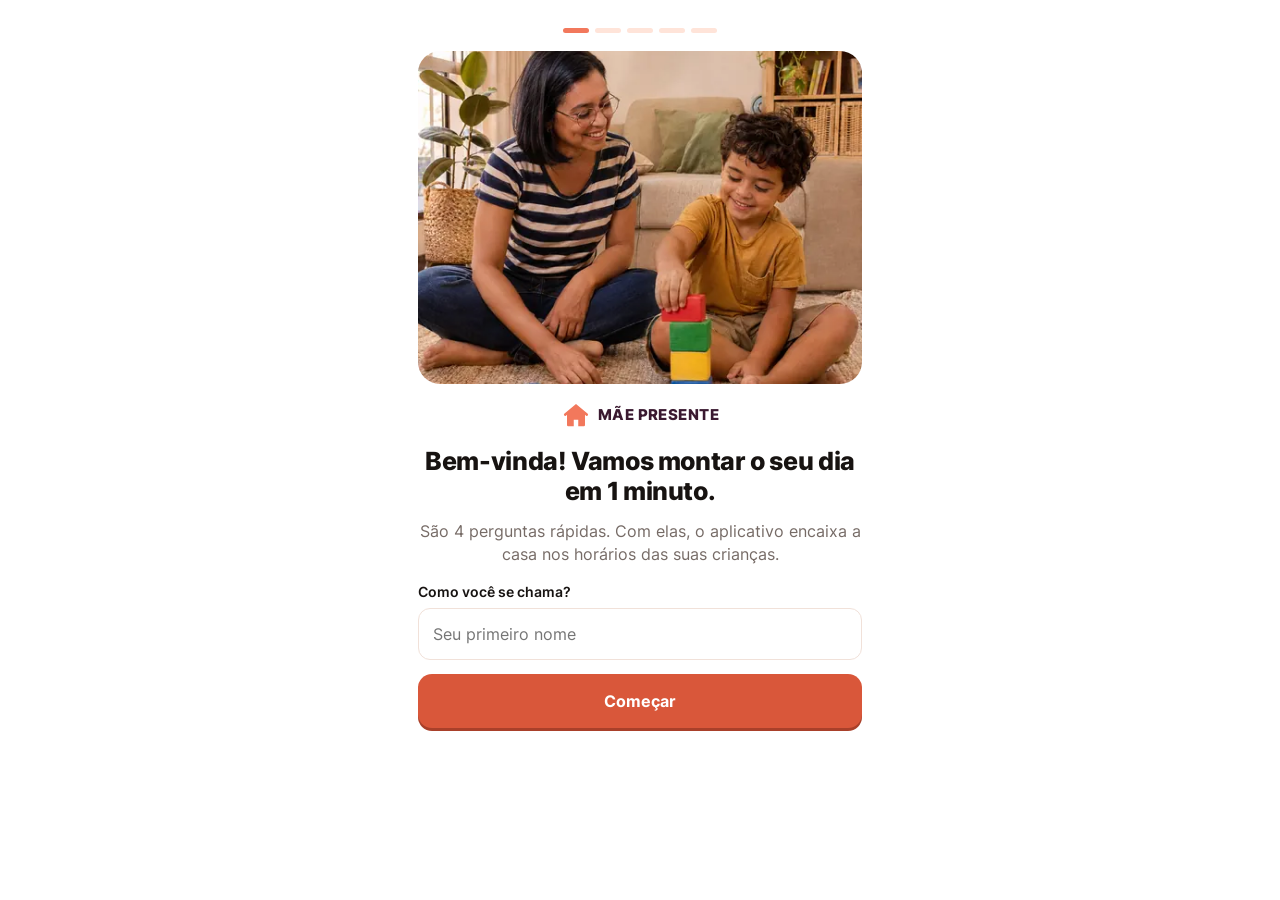
<file: index.html>
<!DOCTYPE html>
<html lang="pt-BR">
<head>
<meta charset="utf-8">
<meta name="viewport" content="width=device-width,initial-scale=1,viewport-fit=cover">
<title>Mãe Presente</title>
<meta name="description" content="Aplicativo Mãe Presente: a Rotina Encaixada.">
<meta name="robots" content="noindex,nofollow">
<meta name="theme-color" content="#F2785C">
<meta name="apple-mobile-web-app-capable" content="yes">
<meta name="mobile-web-app-capable" content="yes">
<meta name="apple-mobile-web-app-title" content="Mãe Presente">
<meta name="apple-mobile-web-app-status-bar-style" content="default">
<link rel="manifest" href="manifest.webmanifest">
<link rel="icon" href="icons/favicon-64.png">
<link rel="apple-touch-icon" href="icons/apple-touch-icon.png">
<link rel="stylesheet" href="fontes/inter.css">
<link rel="stylesheet" href="app.css">
</head>
<body>
<div id="app"></div>
<div id="modal"></div>
<div id="toast" role="status"></div>
<noscript>Este aplicativo precisa do JavaScript ligado no navegador.</noscript>
<script src="dados/base.js"></script>
<script src="dados/brincadeiras.js"></script>
<script src="dados/modulos-a.js"></script>
<script src="dados/modulos-b.js"></script>
<script src="dados/modulos-c.js"></script>
<script src="dados/receitas-a.js"></script>
<script src="dados/imagens.js"></script>
<script src="dados/modulos-extra.js"></script>
<script src="app.js"></script>
<script src="telas.js"></script>
<script src="ferramentas.js"></script>
<script>MP.start();</script>
</body>
</html>
</file>
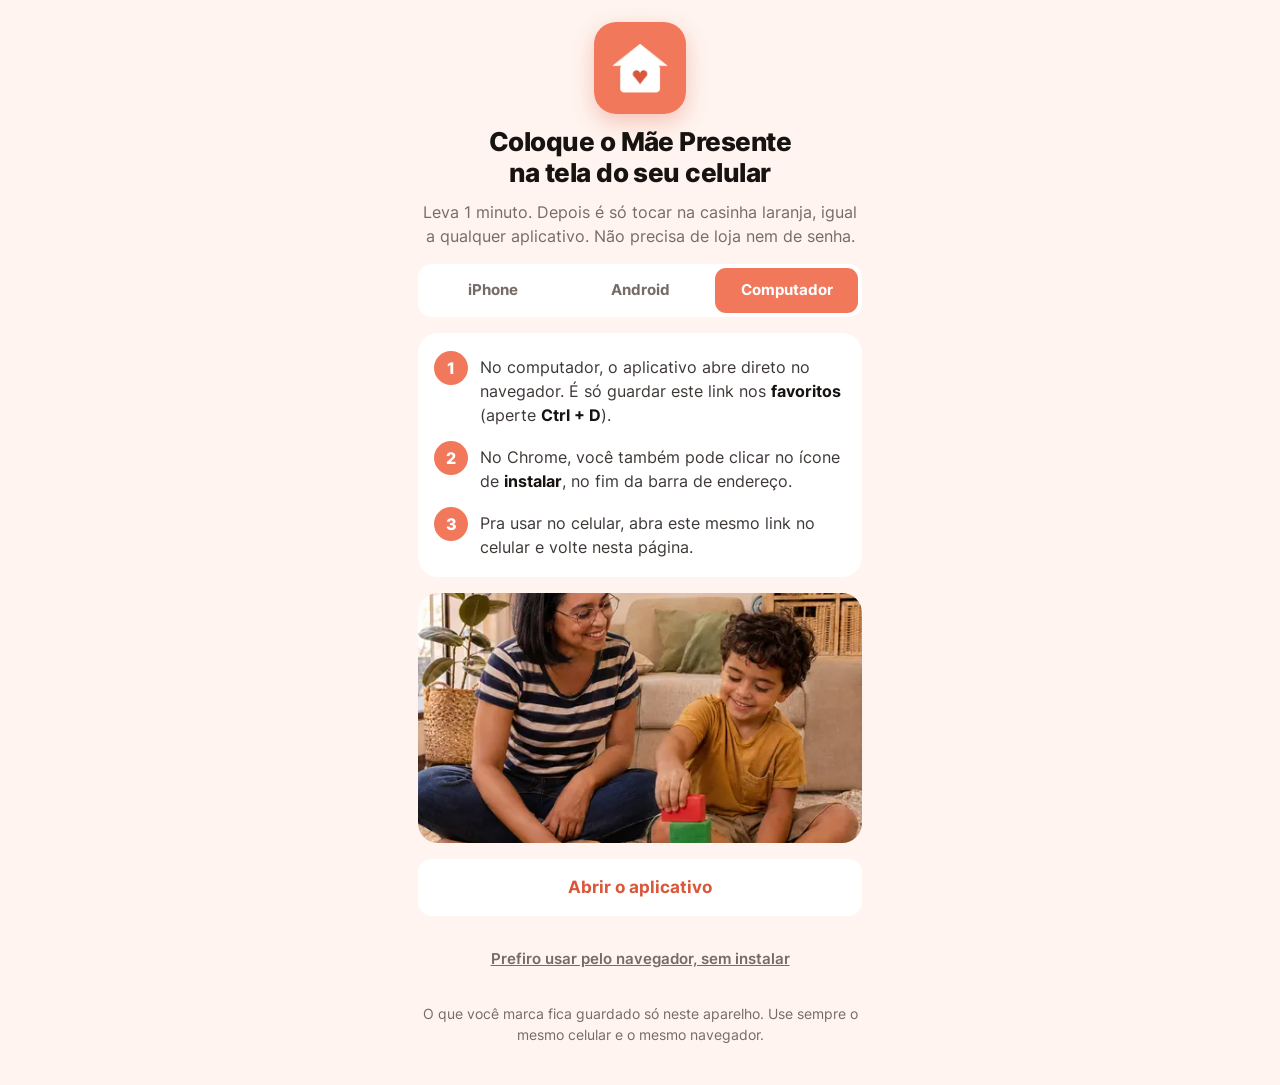
<file: instalar.html>
<!DOCTYPE html>
<html lang="pt-BR">
<head>
<meta charset="utf-8">
<meta name="viewport" content="width=device-width,initial-scale=1,viewport-fit=cover">
<title>Instalar o Mãe Presente</title>
<meta name="robots" content="noindex,nofollow">
<meta name="theme-color" content="#F2785C">
<link rel="manifest" href="manifest.webmanifest">
<link rel="icon" href="icons/favicon-64.png">
<link rel="apple-touch-icon" href="icons/apple-touch-icon.png">
<link rel="stylesheet" href="fontes/inter.css">
<style>
:root{--c:#F2785C;--cd:#D9573A;--p:#FFF4EF;--p2:#FFE4D9;--v:#3A1930;--ink:#171311;--mut:#766b66;--sl:#E1EEE3;--sd:#3F6B4F}
*{box-sizing:border-box;margin:0;padding:0}
body{font-family:'Inter',system-ui,sans-serif;background:var(--p);color:#3d3836;line-height:1.5;-webkit-font-smoothing:antialiased}
.w{max-width:480px;margin:0 auto;padding:calc(22px + env(safe-area-inset-top)) 18px 40px;display:flex;flex-direction:column;gap:16px}
.hd{display:flex;flex-direction:column;align-items:center;gap:12px;text-align:center}
.hd img{width:92px;height:92px;border-radius:22px;box-shadow:0 8px 22px rgba(217,87,58,.3)}
h1{font-size:26px;line-height:1.2;color:var(--ink);font-weight:800;letter-spacing:-.02em}
.sub{color:var(--mut);font-size:16px}
.seg{display:flex;background:#fff;border-radius:14px;padding:4px;gap:4px}
.seg button{flex:1;border:0;background:none;font:inherit;font-weight:700;font-size:15px;color:var(--mut);padding:11px 6px;border-radius:11px;cursor:pointer}
.seg button.on{background:var(--c);color:#fff}
.box{background:#fff;border-radius:20px;padding:18px 16px;display:flex;flex-direction:column;gap:14px}
.alerta{background:#FBF1DD;color:#6b4a0c;border-radius:16px;padding:14px;font-size:15px}.alerta b{color:#6b4a0c;display:block;font-size:16px}
.st{display:flex;gap:12px;align-items:flex-start}
.st>span{width:34px;height:34px;border-radius:50%;background:var(--c);color:#fff;font-weight:800;display:flex;align-items:center;justify-content:center;flex:0 0 auto}
.st div{flex:1;font-size:16px;padding-top:4px}.st b{color:var(--ink)}
.il{margin-top:8px;background:var(--p);border-radius:14px;padding:12px;display:flex;align-items:center;justify-content:center;gap:10px;font-weight:700;color:var(--ink);font-size:15px}
.il svg{width:30px;height:30px;stroke:var(--cd);fill:none;stroke-width:2;stroke-linecap:round;stroke-linejoin:round}
.il img{width:44px;height:44px;border-radius:11px}
.barra{background:#F1F1F3;border-radius:12px;padding:9px 12px;display:flex;align-items:center;gap:10px;width:100%}
.barra i{flex:1;height:26px;background:#fff;border-radius:8px;font-style:normal;font-size:12px;color:#888;display:flex;align-items:center;justify-content:center;font-weight:500}
.barra svg{width:24px;height:24px}.barra .alvo{outline:3px solid var(--c);outline-offset:3px;border-radius:6px;animation:pisca 1.3s infinite}
@keyframes pisca{50%{outline-color:transparent}}
.btn{display:flex;align-items:center;justify-content:center;gap:8px;width:100%;padding:16px;border-radius:14px;border:0;font:inherit;font-weight:700;font-size:17px;cursor:pointer;text-decoration:none;text-align:center}
.pri{background:var(--cd);color:#fff;box-shadow:0 3px 0 #A9402A}.sec{background:#fff;color:var(--cd)}.gh{background:none;color:var(--mut);font-size:15px;font-weight:600;text-decoration:underline}
.ok{background:var(--sl);color:var(--sd);border-radius:16px;padding:16px;text-align:center;font-weight:600}.ok b{display:block;font-size:19px;color:#234a31}
.foto{border-radius:20px;overflow:hidden;aspect-ratio:16/9}.foto img{width:100%;height:100%;object-fit:cover;display:block}
[hidden]{display:none!important}
</style>
</head>
<body>
<div class="w">
  <div class="hd"><img src="icons/icon-192.png" alt=""><h1>Coloque o Mãe Presente<br>na tela do seu celular</h1><p class="sub">Leva 1 minuto. Depois é só tocar na casinha laranja, igual a qualquer aplicativo. Não precisa de loja nem de senha.</p></div>

  <div class="ok" id="ja" hidden><b>Já está instalado! 🎉</b>Você abriu pelo aplicativo. É só usar.</div>

  <div class="alerta" id="inapp" hidden><b>Antes de tudo: abra no navegador</b><span id="inapp-t"></span></div>

  <div class="seg" id="seg"><button data-s="ios">iPhone</button><button data-s="and">Android</button><button data-s="pc">Computador</button></div>

  <div class="box" id="ios" hidden>
    <div class="st"><span>1</span><div>Abra este link no <b>Safari</b> (o navegador da bússola azul).
      <div class="il"><svg viewBox="0 0 24 24"><circle cx="12" cy="12" r="9"/><path d="m15.500 8.500-2 5-5 2 2-5z"/></svg>Safari</div></div></div>
    <div class="st"><span>2</span><div>Toque no botão <b>Compartilhar</b>: o quadradinho com a seta pra cima, na barra de baixo.
      <div class="il"><div class="barra"><svg viewBox="0 0 24 24"><path d="m15 6-6 6 6 6"/></svg><i>seu-link.com.br</i><svg class="alvo" viewBox="0 0 24 24"><path d="M12 15V3m0 0L8 7m4-4 4 4"/><path d="M6 11H5a1 1 0 0 0-1 1v8a1 1 0 0 0 1 1h14a1 1 0 0 0 1-1v-8a1 1 0 0 0-1-1h-1"/></svg></div></div></div></div>
    <div class="st"><span>3</span><div>Role a lista pra baixo e toque em <b>“Adicionar à Tela de Início”</b>.
      <div class="il"><svg viewBox="0 0 24 24"><rect x="4" y="4" width="16" height="16" rx="4"/><path d="M12 8v8M8 12h8"/></svg>Adicionar à Tela de Início</div></div></div>
    <div class="st"><span>4</span><div>Toque em <b>Adicionar</b>, lá em cima. Pronto: a casinha laranja aparece na sua tela.
      <div class="il"><img src="icons/icon-192.png" alt="">Mãe Presente</div></div></div>
  </div>

  <div class="box" id="and" hidden>
    <button class="btn pri" id="inst" hidden>Instalar agora</button>
    <p class="sub" id="inst-t" hidden>Tocou e apareceu uma janela? Toque em <b>Instalar</b>. Se o botão não funcionar, siga os passos abaixo.</p>
    <div class="st"><span>1</span><div>Abra este link no <b>Chrome</b> (a bolinha colorida).
      <div class="il"><svg viewBox="0 0 24 24"><circle cx="12" cy="12" r="9"/><circle cx="12" cy="12" r="3.500"/></svg>Chrome</div></div></div>
    <div class="st"><span>2</span><div>Toque nos <b>três pontinhos</b>, no canto de cima da tela.
      <div class="il"><div class="barra"><i>seu-link.com.br</i><svg class="alvo" viewBox="0 0 24 24"><circle cx="12" cy="5" r="1.300" fill="#D9573A"/><circle cx="12" cy="12" r="1.300" fill="#D9573A"/><circle cx="12" cy="19" r="1.300" fill="#D9573A"/></svg></div></div></div></div>
    <div class="st"><span>3</span><div>Toque em <b>“Adicionar à tela inicial”</b> ou <b>“Instalar aplicativo”</b>.
      <div class="il"><svg viewBox="0 0 24 24"><rect x="6" y="2.500" width="12" height="19" rx="2.500"/><path d="M12 8v7m0 0-2.500-2.500M12 15l2.500-2.500"/></svg>Instalar aplicativo</div></div></div>
    <div class="st"><span>4</span><div>Confirme em <b>Instalar</b>. A casinha laranja aparece na sua tela.
      <div class="il"><img src="icons/icon-192.png" alt="">Mãe Presente</div></div></div>
  </div>

  <div class="box" id="pc" hidden>
    <div class="st"><span>1</span><div>No computador, o aplicativo abre direto no navegador. É só guardar este link nos <b>favoritos</b> (aperte <b>Ctrl + D</b>).</div></div>
    <div class="st"><span>2</span><div>No Chrome, você também pode clicar no ícone de <b>instalar</b>, no fim da barra de endereço.</div></div>
    <div class="st"><span>3</span><div>Pra usar no celular, abra este mesmo link no celular e volte nesta página.</div></div>
  </div>

  <div class="foto"><img src="imagens/capa-3-mae-brincando.webp" alt=""></div>
  <a class="btn sec" href="index.html">Abrir o aplicativo</a>
  <a class="btn gh" href="index.html">Prefiro usar pelo navegador, sem instalar</a>
  <p class="sub" style="text-align:center;font-size:14px">O que você marca fica guardado só neste aparelho. Use sempre o mesmo celular e o mesmo navegador.</p>
</div>
<script>
(function(){
  var ua=navigator.userAgent||'',$=function(s){return document.querySelector(s)};
  var ios=/iPad|iPhone|iPod/.test(ua)||(navigator.platform==='MacIntel'&&navigator.maxTouchPoints>1),and=/Android/i.test(ua);
  var app=/Instagram/i.test(ua)?'Instagram':/FBAN|FBAV|FB_IAB/i.test(ua)?'Facebook':/WhatsApp/i.test(ua)?'WhatsApp':/TikTok|musical_ly/i.test(ua)?'TikTok':/GSA\//i.test(ua)?'Google':/Line\//i.test(ua)?'Line':'';
  if(ios&&!app&&/CriOS|FxiOS|EdgiOS/i.test(ua))app='outro navegador';
  var instalado=window.matchMedia('(display-mode: standalone)').matches||navigator.standalone;
  function sel(k){['ios','and','pc'].forEach(function(x){$('#'+x).hidden=x!==k;});[].forEach.call(document.querySelectorAll('#seg button'),function(b){b.className=b.dataset.s===k?'on':'';});}
  $('#seg').addEventListener('click',function(e){var k=e.target.dataset.s;if(k)sel(k);});
  sel(ios?'ios':and?'and':'pc');
  if(instalado){$('#ja').hidden=false;}
  if(app){
    $('#inapp').hidden=false;
    $('#inapp-t').textContent=app==='outro navegador'
      ?'No iPhone, a instalação só funciona pelo Safari. Copie este link e abra no Safari (a bússola azul).'
      :'Você abriu este link por dentro do '+app+'. Por ali não dá pra instalar. Toque nos três pontinhos (⋯) no canto da tela e escolha “Abrir no navegador” ou “Abrir no '+(ios?'Safari':'Chrome')+'”. Depois volte nesta página.';
  }
  var ev=null;
  window.addEventListener('beforeinstallprompt',function(e){e.preventDefault();ev=e;$('#inst').hidden=false;$('#inst-t').hidden=false;if(!ios)sel('and');});
  $('#inst').addEventListener('click',function(){if(!ev)return;ev.prompt();ev.userChoice.then(function(){ev=null;$('#inst').hidden=true;});});
  window.addEventListener('appinstalled',function(){$('#ja').hidden=false;$('#ja').innerHTML='<b>Instalado! 🎉</b>Procure a casinha laranja na tela do seu celular.';});
  if('serviceWorker' in navigator&&location.protocol==='https:')navigator.serviceWorker.register('service-worker.js').catch(function(){});
})();
</script>
</body>
</html>
</file>
<file: fontes/inter.css>
@font-face{font-family:'Inter';font-style:normal;font-weight:400;font-display:swap;src:url(inter-latin-400-normal.woff2) format('woff2')}
@font-face{font-family:'Inter';font-style:normal;font-weight:600;font-display:swap;src:url(inter-latin-600-normal.woff2) format('woff2')}
@font-face{font-family:'Inter';font-style:normal;font-weight:700;font-display:swap;src:url(inter-latin-700-normal.woff2) format('woff2')}
@font-face{font-family:'Inter';font-style:normal;font-weight:800;font-display:swap;src:url(inter-latin-800-normal.woff2) format('woff2')}
</file>
<file: app.css>
/* Mãe Presente — visual do aplicativo (base: mockup aprovado) */
:root{--c:#F2785C;--cd:#D9573A;--p:#FFF4EF;--p2:#FFE4D9;--s:#8FB59B;--sl:#E1EEE3;--sd:#3F6B4F;--v:#3A1930;--ink:#171311;--tx:#3d3836;--mut:#766b66;--line:#F1E1D9;--ok:#16A34A;--gold:#B8862B;--goldl:#FBF1DD;--r:18px}
*{box-sizing:border-box;margin:0;padding:0;-webkit-tap-highlight-color:transparent}
html{-webkit-text-size-adjust:100%}
body{font-family:'Inter',system-ui,-apple-system,'Segoe UI',Roboto,sans-serif;color:var(--tx);background:#fff;line-height:1.5;-webkit-font-smoothing:antialiased;font-size:16px}
body.lock{overflow:hidden}
button{font:inherit;color:inherit;background:none;border:0;cursor:pointer;text-align:inherit}
input,select,textarea{font:inherit;color:var(--ink)}
a{color:inherit;text-decoration:none}
img{max-width:100%;display:block}
.ic{width:22px;height:22px;flex:0 0 auto}
b{color:var(--ink)}

/* estrutura */
.app{min-height:100vh;display:flex}
.side{display:none}
.main{flex:1;min-width:0;max-width:560px;margin:0 auto;padding:calc(14px + env(safe-area-inset-top)) max(16px,env(safe-area-inset-left)) calc(92px + env(safe-area-inset-bottom));display:flex;flex-direction:column;gap:14px}
.tab{position:fixed;left:0;right:0;bottom:0;background:#fff;border-top:1px solid var(--line);display:flex;padding:6px 6px calc(6px + env(safe-area-inset-bottom));z-index:20}
.tab a{flex:1;display:flex;flex-direction:column;align-items:center;gap:3px;font-size:11.500px;font-weight:600;color:#8d827c;padding:6px 0;border-radius:12px}
.tab a.on{color:var(--cd)}
.tab a.on .ic{fill:var(--p2)}
.logo{display:flex;align-items:center;gap:7px;font-size:13px;line-height:1.05;letter-spacing:.03em}
.logo b{color:var(--v);font-weight:900}
.logo-i{width:30px;height:30px}
.logo.center{justify-content:center;font-size:15px;margin:2px 0}
@media(min-width:900px){
  .tab{display:none}
  .side{display:flex;flex-direction:column;gap:6px;width:236px;padding:26px 16px;background:var(--p);position:sticky;top:0;height:100vh;flex:0 0 auto}
  .side .logo{font-size:15px;margin:0 6px 22px}.side .logo-i{width:36px;height:36px}
  .side nav{display:flex;flex-direction:column;gap:4px}
  .side nav a{display:flex;align-items:center;gap:12px;padding:12px 14px;border-radius:14px;font-weight:600;color:var(--tx)}
  .side nav a.on{background:var(--c);color:#fff}
  .side-me{margin-top:auto;display:flex;align-items:center;gap:10px;font-weight:600;padding:8px}
  .main{max-width:720px;padding:34px 28px 60px}
  .hello .logo{display:none}
}

/* textos */
.h1{font-size:25px;line-height:1.2;font-weight:800;color:var(--ink);letter-spacing:-.015em}
.h2{font-size:21px;line-height:1.25;font-weight:800;color:var(--ink);margin-bottom:6px}
.sub{color:var(--mut);font-size:15.500px}
.c{text-align:center}.hl{color:var(--cd)}
.mini{font-size:13.500px;color:var(--mut)}.mini.ok{color:var(--sd);font-weight:600}
.sec-t{font-size:12.500px;font-weight:800;letter-spacing:.08em;text-transform:uppercase;color:var(--mut);margin-top:6px}
.lbl{font-size:12px;font-weight:800;letter-spacing:.07em;text-transform:uppercase;color:var(--cd);margin-top:10px}
.empty{color:var(--mut);font-size:14.500px;padding:10px 2px}.empty a{color:var(--cd);font-weight:600}
.lk{color:var(--cd);font-weight:700;text-decoration:underline;font-size:inherit}.lk.w{color:#fff}
.ul{padding-left:20px;display:flex;flex-direction:column;gap:6px;margin:8px 0}.ul small{color:var(--mut)}
.top{display:flex;align-items:center;gap:12px}.top>div{flex:1;min-width:0}
.bk{width:40px;height:40px;border-radius:50%;background:var(--p);display:flex;align-items:center;justify-content:center;flex:0 0 auto;color:var(--ink)}
.banner{border-radius:var(--r);overflow:hidden;aspect-ratio:16/7;background:var(--p)}.banner img{width:100%;height:100%;object-fit:cover}

/* botões e campos */
.btn{display:flex;align-items:center;justify-content:center;gap:8px;width:100%;padding:15px 16px;border-radius:14px;font-weight:700;font-size:16px;text-align:center}
.btn.pri{background:var(--cd);color:#fff;box-shadow:0 3px 0 #A9402A}
.btn.sec{background:var(--p);color:var(--cd);border:1.500px solid var(--p2)}
.btn.ghost{color:var(--mut);padding:10px;font-size:14.500px;font-weight:600}
.btn.white{background:#fff;color:var(--cd);width:auto;padding:11px 22px}
.btn.sm{width:auto;padding:8px 14px;font-size:14px;border-radius:10px;background:var(--p);color:var(--cd)}.btn.sm.pri{background:var(--cd);color:#fff;box-shadow:none}
.btn.red{color:#C0392B}.btn.pri.red{background:#C0392B;color:#fff;box-shadow:none}
.btn.big{font-size:22px;padding:20px}
.icb{width:38px;height:38px;border-radius:50%;display:flex;align-items:center;justify-content:center;color:var(--mut);flex:0 0 auto}
.icb.add{background:#fff;color:var(--cd);margin-left:auto}.icb.fav.on{color:var(--cd)}.icb.fav.on .ic{fill:var(--c)}
.field{display:flex;flex-direction:column;gap:6px;font-size:14px;font-weight:600;color:var(--ink)}
.inp{width:100%;border:1.500px solid var(--line);border-radius:12px;padding:13px 14px;background:#fff;font-size:16px;font-weight:400;outline:none}
.inp:focus{border-color:var(--c)}
.two{display:grid;grid-template-columns:1fr 1fr;gap:10px}
.search{display:flex;align-items:center;gap:8px;border:1.500px solid var(--line);border-radius:14px;padding:0 14px;color:var(--mut)}
.search input{flex:1;border:0;outline:0;padding:13px 0;background:none;font-size:16px;min-width:0}
.chips{display:flex;gap:8px;overflow-x:auto;scrollbar-width:none;padding-bottom:2px}.chips::-webkit-scrollbar{display:none}.chips.wrap{flex-wrap:wrap;overflow:visible}
.chip{flex:0 0 auto;border:1.500px solid var(--line);border-radius:99px;padding:7px 14px;font-size:14px;font-weight:600;color:var(--tx);background:#fff;white-space:nowrap}
.chip.on{background:var(--c);border-color:var(--c);color:#fff}.chip.st{background:var(--p);border-color:var(--p);color:var(--cd);font-size:13px}
.seg{display:flex;background:var(--p);border-radius:14px;padding:4px;gap:4px}
.seg button{flex:1;padding:9px 6px;border-radius:11px;font-size:14px;font-weight:700;color:var(--mut);text-align:center}
.seg button.on{background:#fff;color:var(--cd);box-shadow:0 1px 4px rgba(58,25,48,.12)}

/* cartões */
.card{border-radius:var(--r);padding:16px;border:1.500px solid var(--line);background:#fff;display:flex;flex-direction:column;gap:10px}
.card.peach{background:var(--p);border-color:var(--p)}
.card.sage{background:var(--sl);border-color:var(--sl);color:var(--sd)}.card.sage b{color:#234a31}
.card.coral{background:var(--c);border-color:var(--c);color:#fff}.card.coral b{color:#fff}
.card.warn{background:var(--goldl);border-color:var(--goldl);font-size:14.500px}.card.warn b{color:#7a5510}
.card.tip{font-size:14.500px;gap:4px}
.ct{font-size:17px;font-weight:800}
.badge{margin-left:auto;background:var(--c);color:#fff;font-size:11.500px;font-weight:800;font-style:normal;border-radius:8px;padding:3px 9px;flex:0 0 auto}.badge.g{background:#fff;color:var(--mut);border:1px solid var(--line)}
.avatar,.kav{width:44px;height:44px;border-radius:50%;background:var(--c);color:#fff;font-weight:800;font-size:18px;display:flex;align-items:center;justify-content:center;flex:0 0 auto}

/* tarefas */
.trow{display:flex;align-items:center;gap:12px;width:100%;background:#fff;border-radius:14px;padding:12px 14px;border:1.500px solid transparent}
.card:not(.peach) .trow,.main>.trow,.l-chk .trow,.l-faca .trow{border-color:var(--line)}
.trow .chk{width:28px;height:28px;border-radius:50%;border:2px solid #cfc4be;display:flex;align-items:center;justify-content:center;flex:0 0 auto;color:#fff}.trow .chk .ic{width:17px;height:17px;stroke-width:3}
.trow.ok .chk{background:var(--c);border-color:var(--c)}
.trow .tt{display:flex;flex-direction:column;min-width:0;font-size:15px;line-height:1.3;flex:1}.trow .tt b{font-size:16px}
.trow.ok .tt span{color:var(--mut)}
.trow.now{background:var(--p2)}
.prog{display:flex;align-items:center;gap:10px;font-size:13.500px;color:var(--mut);font-weight:600}
.prog>div{flex:1;height:9px;background:#fff;border-radius:99px;overflow:hidden;border:1px solid var(--p2)}.prog i{display:block;height:100%;background:var(--c);border-radius:99px;transition:width .4s}
.pbar{display:block;height:6px;background:var(--p2);border-radius:99px;overflow:hidden;margin-top:6px}.pbar i{display:block;height:100%;background:var(--c)}

/* primeira abertura */
.ob{max-width:480px;margin:0 auto;padding:calc(18px + env(safe-area-inset-top)) 18px 40px;display:flex;flex-direction:column;gap:14px;min-height:100vh;position:relative}
.ob .bk{position:absolute;left:14px;top:calc(12px + env(safe-area-inset-top))}
.ob-dots{display:flex;gap:6px;justify-content:center;padding:10px 0 4px}.ob-dots i{width:26px;height:5px;border-radius:9px;background:var(--p2)}.ob-dots i.on{background:var(--c)}
.ob-hero{border-radius:22px;overflow:hidden;aspect-ratio:4/3}.ob-hero.sm{aspect-ratio:16/9}.ob-hero img{width:100%;height:100%;object-fit:cover}
.opts{display:flex;flex-direction:column;gap:10px}
.opt{display:flex;align-items:center;gap:12px;background:var(--p);border:1.500px solid var(--p2);border-radius:14px;padding:16px;font-weight:600;color:var(--ink);font-size:16px}
.opt .e{font-size:24px}.opt.sel{border-color:var(--c);background:var(--p2)}
.kidlist{display:flex;flex-direction:column;gap:8px}
.kidrow{display:grid;grid-template-columns:1fr 150px auto;gap:8px;align-items:center}
.pv{display:flex;gap:10px;align-items:flex-start;background:#fff;border-radius:12px;padding:10px 12px;font-size:14.500px;line-height:1.35}.pv b{display:block}.pv.hot{outline:2px solid var(--c)}

/* hoje */
.hello{display:flex;justify-content:space-between;align-items:center}
.oi{font-size:27px;font-weight:800;color:var(--ink);letter-spacing:-.02em;line-height:1.2}
.dia-h{display:flex;justify-content:space-between;align-items:center;gap:8px}
.seq{font-size:13px;font-weight:700;color:var(--cd);display:flex;align-items:center;gap:4px}.seq .ic{width:16px;height:16px;color:#E9B44C}
.momento{flex-direction:row;align-items:center;text-align:left;width:100%;font-size:15px;line-height:1.35}.momento b{display:block}.momento>span:nth-child(2){flex:1}
.momento .mi{width:44px;height:44px;border-radius:50%;background:#fff;display:flex;align-items:center;justify-content:center;flex:0 0 auto}
.short{display:grid;grid-template-columns:repeat(4,1fr);gap:8px}
.short a{display:flex;flex-direction:column;align-items:center;gap:6px;font-size:12.500px;font-weight:600;color:var(--tx);text-align:center}
.short i{width:58px;height:58px;border-radius:50%;background:var(--p);color:var(--cd);display:flex;align-items:center;justify-content:center}.short .ic{width:26px;height:26px}
.cont{flex-direction:row;align-items:center;gap:12px;padding:12px}
.cont img{width:74px;height:74px;border-radius:14px;object-fit:cover;flex:0 0 auto}
.cont span{flex:1;min-width:0;display:flex;flex-direction:column;line-height:1.3}.cont small{font-size:12px;opacity:.9;font-weight:600}.cont em{font-style:normal;font-size:13px;opacity:.9}
.cont>i{width:42px;height:42px;border-radius:50%;background:#fff;color:var(--cd);display:flex;align-items:center;justify-content:center;flex:0 0 auto}

/* meu dia */
.daytabs{display:grid;grid-template-columns:repeat(7,1fr);gap:5px}
.daytabs button{padding:10px 0;border-radius:12px;background:var(--p);font-size:13px;font-weight:700;color:var(--mut);text-align:center}
.daytabs button.hj{box-shadow:inset 0 0 0 1.500px var(--c)}.daytabs button.on{background:var(--c);color:#fff}
.bloc{background:var(--p);border-radius:var(--r);padding:12px;display:flex;flex-direction:column;gap:8px}
.bloc-h{display:flex;align-items:center;gap:8px;font-size:17px}.bloc-h span{font-size:20px}
.titem{display:flex;align-items:center;gap:10px;background:#fff;border-radius:12px;padding:11px 12px;width:100%;color:var(--mut)}
.titem span{flex:1;display:flex;flex-direction:column;line-height:1.3}.titem b{font-size:15px}.titem small{font-size:12.500px}
.titem .ic{width:18px;height:18px}
.dsel{display:grid;grid-template-columns:repeat(7,1fr);gap:5px}.dsel button{padding:10px 0;border-radius:10px;border:1.500px solid var(--line);font-size:12.500px;font-weight:700;text-align:center;color:var(--mut)}.dsel button.on{background:var(--c);border-color:var(--c);color:#fff}
.mrow,.frow,.brow,.rrow,.prow,.kcard,.lrow2{display:flex;align-items:center;gap:12px;width:100%;padding:13px 12px;border-radius:14px;border:1.500px solid var(--line);background:#fff;color:var(--mut)}
.mrow span,.frow span,.brow span,.rrow span,.prow span,.kinfo,.lrow2>span:nth-child(2){flex:1;min-width:0;display:flex;flex-direction:column;line-height:1.3}
.mrow small,.frow small,.brow small,.rrow small,.prow small,.kinfo small,.lrow2 small{font-size:13px;color:var(--mut)}
.mrow{margin-top:8px}
.frow i{width:46px;height:46px;border-radius:14px;background:var(--p);color:var(--cd);display:flex;align-items:center;justify-content:center;flex:0 0 auto}
.frow i.sage{background:var(--sl);color:var(--sd)}.frow i.gold{background:var(--goldl);color:var(--gold)}
.rrow>i{font-style:normal;font-size:24px;width:46px;height:46px;border-radius:14px;background:var(--p);display:flex;align-items:center;justify-content:center;flex:0 0 auto}
.rrow em{font-style:normal;color:var(--cd);font-weight:600}.rrow em.ok{color:var(--ok)}
.feito{font-style:normal;font-size:12px;color:var(--ok);font-weight:700}

/* crianças */
.kst{font-size:13px;color:var(--cd);font-weight:600;display:flex;align-items:center;gap:4px;margin-top:2px}.kst .ic{width:15px;height:15px;color:#E9B44C}
.quadro{background:#fff;border-radius:14px;padding:10px;display:flex;flex-direction:column;gap:6px;overflow-x:auto}
.qh,.ql{display:grid;grid-template-columns:minmax(96px,1fr) repeat(7,34px);gap:3px;align-items:center}
.qh b{text-align:center;font-size:12px;color:var(--mut)}.qh b.hj{color:var(--cd)}
.ql span{font-size:13.500px;line-height:1.25;color:var(--ink);font-weight:600}
.st{width:34px;height:34px;display:flex;align-items:center;justify-content:center;color:#e6dcd6;border-radius:8px}.st .ic{width:26px;height:26px}.st.on{color:#F2B63C}
.rot{flex-direction:row;align-items:center;gap:12px;text-align:left;width:100%;color:var(--mut)}.rot span:nth-child(2){flex:1;display:flex;flex-direction:column}.rot small{font-size:13px}
.rot .re{font-size:34px}.rot.manha{background:#FFF6DC;border-color:#FFF6DC}.rot.noite{background:#E9E6F5;border-color:#E9E6F5}
.lrow{display:grid;grid-template-columns:70px 1fr auto;gap:10px;align-items:center;padding:12px;border:1.500px solid var(--line);border-radius:14px;font-size:15px;line-height:1.3}
.lrow span{display:flex;flex-direction:column;color:var(--ink);font-weight:600}.lrow small{color:var(--mut);font-weight:400;font-size:13px}
.rc{display:flex;flex-direction:column;align-items:center;justify-content:center;gap:18px;text-align:center;min-height:78vh;position:relative}
.rc h2{font-size:30px;line-height:1.15;color:var(--ink);font-weight:800}.rc p{font-size:18px}
.rc-e{font-size:110px;line-height:1}.rc-x{position:absolute;top:0;right:0;background:rgba(255,255,255,.7)}
.rc-d{display:flex;gap:6px}.rc-d i{width:22px;height:6px;border-radius:9px;background:rgba(0,0,0,.12)}.rc-d i.on{background:var(--c)}
.rc-s{display:flex;gap:6px;color:#F2B63C}.rc-s .ic{width:46px;height:46px}

/* módulos */
.mgrid{display:grid;grid-template-columns:1fr 1fr;gap:12px}
@media(min-width:700px){.mgrid{grid-template-columns:repeat(3,1fr)}}
.mcard{border-radius:16px;overflow:hidden;background:var(--p);display:flex;flex-direction:column}
.mimg{position:relative;aspect-ratio:4/3;display:block}.mimg img{width:100%;height:100%;object-fit:cover}
.mtag{position:absolute;left:8px;bottom:8px;background:var(--cd);color:#fff;font-style:normal;font-size:10.500px;font-weight:800;letter-spacing:.06em;text-transform:uppercase;border-radius:99px;padding:3px 9px}.mtag.gold{background:var(--gold)}
.mtx{padding:10px 12px 12px;display:flex;flex-direction:column;line-height:1.25}.mtx b{font-size:15px}.mtx small{font-size:12.500px;color:var(--mut);margin-top:3px}
.mcard.breve{opacity:.62}
.prow{margin-bottom:8px}.pe{font-size:26px;flex:0 0 auto!important}
.mhero{position:relative;border-radius:22px;overflow:hidden;aspect-ratio:16/10}.mhero img{width:100%;height:100%;object-fit:cover}.mhero .bk{position:absolute;left:12px;top:12px;background:#fff}
.llist{display:flex;flex-direction:column;gap:8px}
.ln{width:34px;height:34px;border-radius:50%;background:var(--p);color:var(--cd);font-weight:800;display:flex;align-items:center;justify-content:center;flex:0 0 auto!important}
.lrow2.ok .ln,.p30.ok .ln{background:var(--ok);color:#fff}.ln .ic{width:18px;height:18px;stroke-width:3}

/* lição */
.lic{max-width:560px;margin:0 auto;min-height:100vh;display:flex;flex-direction:column;padding:calc(10px + env(safe-area-inset-top)) 18px calc(96px + env(safe-area-inset-bottom))}
.l-top{display:flex;align-items:center;gap:10px;font-size:12.500px;color:var(--mut);font-weight:700;margin-bottom:14px}
.l-seg{flex:1;display:flex;gap:3px}.l-seg i{flex:1;height:5px;border-radius:9px;background:var(--p2)}.l-seg i.ok{background:var(--c)}.l-seg i.on{background:var(--cd)}
.l-body{display:flex;flex-direction:column;gap:14px;animation:in .3s ease}
@keyframes in{from{opacity:0;transform:translateX(14px)}to{opacity:1;transform:none}}
.l-nav{position:fixed;left:0;right:0;bottom:0;background:linear-gradient(transparent,#fff 26%);padding:26px max(18px,calc(50vw - 262px)) calc(14px + env(safe-area-inset-bottom));display:flex;gap:8px}
.l-nav .ghost{width:54px;background:var(--p);border-radius:14px;color:var(--ink)}
.l-hero,.l-img{border-radius:20px;overflow:hidden;aspect-ratio:4/3;position:relative;background:var(--p)}.l-img{aspect-ratio:16/10}
.l-hero img,.l-img img{width:100%;height:100%;object-fit:cover}
.l-hero i{position:absolute;left:10px;bottom:10px;background:rgba(255,255,255,.94);color:var(--cd);font-style:normal;font-size:12px;font-weight:800;border-radius:99px;padding:4px 11px}
.l-h1{font-size:28px;line-height:1.15;font-weight:800;color:var(--ink);letter-spacing:-.02em}
.l-h2{font-size:22px;line-height:1.22;font-weight:800;color:var(--ink);letter-spacing:-.01em}
.l-lead{font-size:18px;color:var(--tx)}.l-p{font-size:16.500px}.l-p.mut{color:var(--mut);font-size:14.500px}
.l-min{display:flex;align-items:center;gap:6px;color:var(--mut);font-weight:600;font-size:14px}.l-min .ic{width:18px;height:18px}
.l-dica{background:var(--sl);border-radius:14px;padding:13px 14px;color:var(--sd);font-size:15px}.l-dica b{display:block;font-size:12px;letter-spacing:.08em;text-transform:uppercase;color:#234a31}
.l-fluxo{list-style:none;display:flex;flex-direction:column;gap:0}
.l-fluxo li{display:flex;gap:12px;position:relative;padding-bottom:16px}
.l-fluxo li>span{width:32px;height:32px;border-radius:50%;background:var(--c);color:#fff;font-weight:800;display:flex;align-items:center;justify-content:center;flex:0 0 auto;z-index:1}
.l-fluxo li:not(:last-child)::before{content:'';position:absolute;left:15px;top:30px;bottom:0;width:2px;background:var(--p2)}
.l-fluxo li div{padding-top:4px;font-size:15.500px;line-height:1.4}.l-fluxo b{font-size:16.500px;display:block}
.l-linha{display:flex;flex-direction:column;background:var(--p);border-radius:var(--r);padding:14px 12px}
.l-linha>div{display:grid;grid-template-columns:48px 16px 1fr;gap:8px;align-items:start;padding:6px 0;font-size:14.500px;line-height:1.35;position:relative}
.l-linha time{font-weight:700;color:var(--mut);font-size:13px;padding-top:1px}
.l-linha i{width:14px;height:14px;border-radius:50%;background:var(--s);margin-top:3px;border:3px solid #fff}
.l-linha .m i{background:var(--c)}.l-linha .m p{background:#fff;border-radius:10px;padding:6px 10px;margin:-4px 0}
.l-leg{font-size:13px;color:var(--mut);display:flex;align-items:center;gap:6px;flex-wrap:wrap}.l-leg i{width:10px;height:10px;border-radius:50%;display:inline-block}.l-leg i.c{background:var(--s)}.l-leg i.m{background:var(--c);margin-left:8px}
.l-comp{display:grid;grid-template-columns:1fr 1fr;gap:8px}
.l-comp>div{border-radius:16px;padding:12px 10px;font-size:14px;line-height:1.3;display:flex;flex-direction:column;gap:9px}
.l-comp .no{background:#FDECEC}.l-comp .yes{background:#E3F4E8}
.l-comp b{font-size:13px;letter-spacing:.03em;text-transform:uppercase;text-align:center}.l-comp .no b{color:#B3261E}.l-comp .yes b{color:#15803d}
.l-comp p{display:flex;gap:7px}.l-comp i{font-style:normal;font-weight:900;flex:0 0 auto}.l-comp .no i{color:#D64545}.l-comp .yes i{color:var(--ok)}
.l-num{display:grid;grid-template-columns:repeat(3,1fr);gap:8px}
.l-num div{background:var(--p);border-radius:16px;padding:14px 8px;text-align:center;display:flex;flex-direction:column;gap:4px}
.l-num b{font-size:21px;line-height:1.1;color:var(--cd);font-weight:800}.l-num span{font-size:12.500px;line-height:1.3;color:var(--mut)}
.l-num.rec b{font-size:17px}
.l-tab{display:flex;flex-direction:column;border:1.500px solid var(--line);border-radius:16px;overflow:hidden}
.l-tab div{display:grid;grid-template-columns:38% 1fr;gap:10px;padding:11px 13px;font-size:14.500px;line-height:1.35}.l-tab div:nth-child(odd){background:var(--p)}
.l-bar{display:flex;flex-direction:column;gap:10px}.l-bar>div{display:grid;grid-template-columns:1fr;gap:4px;font-size:14px}.l-bar>div>div{height:12px;background:var(--p);border-radius:9px;overflow:hidden}.l-bar i{display:block;height:100%;background:var(--c)}
.l-chk,.l-faca{display:flex;flex-direction:column;gap:8px}
.l-faca,.l-erro,.l-res,.l-quiz{border-radius:20px;padding:18px 16px;display:flex;flex-direction:column;gap:10px}
.l-faca{background:var(--sl)}.l-faca>i,.l-erro>i,.l-res>i,.l-quiz>i{font-style:normal;font-size:12px;font-weight:800;letter-spacing:.1em;text-transform:uppercase}
.l-faca>i{color:var(--sd)}.l-faca .trow{border-color:transparent}
.l-erro{background:#FDECEC}.l-erro>i{color:#B3261E}.l-erro div{background:#fff;border-radius:14px;padding:13px;font-size:15.500px}.l-erro div b{display:block;color:var(--ok);font-size:12px;letter-spacing:.08em;text-transform:uppercase}
.l-res{background:var(--p)}.l-res>i{color:var(--cd)}.l-res p{display:flex;gap:10px;font-size:16px;line-height:1.4}.l-res span{width:26px;height:26px;border-radius:50%;background:var(--c);color:#fff;font-weight:800;font-size:13px;display:flex;align-items:center;justify-content:center;flex:0 0 auto}
.l-quiz{background:var(--goldl)}.l-quiz>i{color:var(--gold)}
.l-quiz button,.l-esc button,.l-ord button{background:#fff;border:1.500px solid var(--line);border-radius:14px;padding:14px;font-size:15.500px;font-weight:600;color:var(--ink);width:100%;line-height:1.35}
.l-quiz button.certa{border-color:var(--ok);background:#E3F4E8}.l-quiz button.errada{border-color:#D64545;background:#FDECEC}.l-quiz button.off{opacity:.5}
.l-esc{display:flex;flex-direction:column;gap:8px}.l-esc button{background:var(--p);border-color:var(--p2)}.l-esc button.on{border-color:var(--c);background:var(--p2)}
.l-resp{background:#fff;border:1.500px solid var(--p2);border-radius:14px;padding:13px 14px;font-size:15px;line-height:1.45;animation:in .25s}.l-resp.ok{border-color:var(--ok)}.l-resp ol{padding-left:20px;margin:6px 0}
.l-ord{display:flex;flex-direction:column;gap:8px}.l-ord button{display:flex;align-items:center;gap:10px}
.l-ord span{width:28px;height:28px;border-radius:50%;border:2px dashed #cfc4be;display:flex;align-items:center;justify-content:center;font-weight:800;font-size:13px;flex:0 0 auto}
.l-ord .on{border-color:var(--c);background:var(--p)}.l-ord .on span{border:0;background:var(--c);color:#fff}
.l-cards{display:grid;grid-template-columns:1fr 1fr;gap:8px}
.l-cards button{min-height:132px;border-radius:16px;padding:12px;display:flex;align-items:center;justify-content:center;text-align:center;background:var(--c);color:#fff;font-weight:800;font-size:16.500px;line-height:1.25;transition:background .2s}
.l-cards .ve{display:none;font-weight:500;font-size:13.500px;color:var(--tx);line-height:1.35}.l-cards .ve b{color:var(--cd)}
.l-cards .vir{background:var(--p);border:1.500px solid var(--p2)}.l-cards .vir .fr{display:none}.l-cards .vir .ve{display:block}
.l-monta{display:flex;flex-direction:column;gap:8px}
.l-monta>div{background:var(--p);border-radius:14px;padding:11px 12px;display:flex;flex-direction:column;gap:8px}
.l-monta span{display:flex;justify-content:space-between;gap:8px;font-size:15px}.l-monta small{color:var(--mut);white-space:nowrap}
.l-monta>div>div{display:grid;grid-template-columns:repeat(4,1fr);gap:6px}.l-monta button{background:#fff;border:1.500px solid var(--line);border-radius:10px;padding:8px 0;text-align:center;font-size:19px}.l-monta button.on{border-color:var(--c);background:var(--p2)}
.l-timer,.timer{align-items:center;text-align:center}
.l-timer{background:var(--c);border-radius:20px;padding:20px;display:flex;flex-direction:column;gap:12px}
.l-timer b,.timer b{font-size:56px;line-height:1;color:#fff;font-weight:800;font-variant-numeric:tabular-nums}
.l-timer .btn{background:#fff;color:var(--cd);box-shadow:none;width:auto;padding:12px 30px}
.timer>div{display:flex;flex-direction:column;gap:6px;align-items:center}
.l-fim{display:flex;flex-direction:column;gap:14px;align-items:stretch;text-align:center;justify-content:center;flex:1;padding-top:30px}

/* ferramentas */
.p30{border:1.500px solid var(--line);border-radius:14px;overflow:hidden}.p30.at{border-color:var(--c)}
.p30h{display:flex;align-items:center;gap:12px;width:100%;padding:11px 12px;font-size:15px}.p30h b{flex:1}
.p30b{padding:0 14px 14px 58px;font-size:15px;display:flex;flex-direction:column;gap:10px;align-items:flex-start}
.cgrid{display:flex;flex-direction:column;gap:8px}.cgrid div{display:grid;grid-template-columns:50px 1fr 1fr;gap:8px;align-items:center}.cgrid .btn{width:100%}
.cday{border:1.500px solid var(--line);border-radius:14px;padding:11px 12px;display:flex;flex-direction:column;gap:8px}.cday.hj{border-color:var(--c)}
.cday>div{display:grid;grid-template-columns:1fr 1fr;gap:8px}
.cslot{background:var(--p);border-radius:12px;padding:9px 11px;font-size:14px;line-height:1.3;color:var(--ink);font-weight:600;display:flex;flex-direction:column;min-height:58px}
.cslot small{font-size:11px;font-weight:800;letter-spacing:.06em;text-transform:uppercase;color:var(--cd)}.cslot em{font-style:normal;color:var(--mut);font-weight:400}
.addrow{display:grid;grid-template-columns:1fr 128px auto;gap:6px}.addrow .btn{padding:0 14px;height:100%}
.pedido{white-space:pre-wrap;word-break:break-word;background:var(--p);border-radius:14px;padding:14px;font:14px/1.5 inherit;font-family:inherit;color:var(--ink)}
.pfc{flex-direction:row;align-items:center;gap:12px}.pfc img{width:92px;height:92px;border-radius:14px;object-fit:cover;flex:0 0 auto}.pfc small{font-size:12px;color:var(--cd);font-weight:800;text-transform:uppercase;letter-spacing:.06em}.pfc b{display:block;font-size:18px;line-height:1.2}.pfc p{font-size:13.500px;line-height:1.35}

/* modal e aviso */
.ov{position:fixed;inset:0;background:rgba(40,20,30,.45);z-index:50;display:flex;align-items:flex-end;justify-content:center;animation:fd .2s}
@keyframes fd{from{opacity:0}to{opacity:1}}
.sheet{background:#fff;width:100%;max-width:560px;max-height:90vh;overflow-y:auto;border-radius:24px 24px 0 0;padding:22px 18px calc(22px + env(safe-area-inset-bottom));display:flex;flex-direction:column;gap:12px;animation:up .25s ease}
@keyframes up{from{transform:translateY(40px)}to{transform:none}}
.sheet.full{max-height:100vh;height:100vh;border-radius:0;max-width:none;padding-top:calc(22px + env(safe-area-inset-top))}
.sheet.manha{background:#FFF6DC}.sheet.noite{background:#E9E6F5}
@media(min-width:700px){.ov{align-items:center}.sheet{border-radius:24px}}
#toast{position:fixed;left:50%;bottom:calc(96px + env(safe-area-inset-bottom));transform:translate(-50%,20px);background:var(--v);color:#fff;padding:11px 18px;border-radius:99px;font-size:14px;font-weight:600;opacity:0;pointer-events:none;transition:.25s;z-index:80;max-width:88vw;text-align:center}
#toast.on{opacity:1;transform:translate(-50%,0)}

/* imagens */
.noimg{display:none!important}
.banner.alta{aspect-ratio:16/9}
.frow i.th,.rrow>i{position:relative;overflow:hidden}
.frow i.th{width:64px;height:64px;border-radius:14px}
.frow i.th img,.rrow>i img{position:absolute;inset:0;width:100%;height:100%;object-fit:cover}
.frow i.th.noimg,.rrow>i.noimg{display:flex!important}.frow i.th.noimg img,.rrow>i.noimg img{display:none}
.rrow>i{width:56px;height:56px}
.l-comp img{width:calc(100% + 20px);max-width:none;margin:-12px -10px 2px;aspect-ratio:4/3;object-fit:cover;border-radius:16px 16px 0 0}
.l-fim .banner{aspect-ratio:4/3;border-radius:22px}
.sheet .banner{aspect-ratio:16/8}
.kcard .kav{width:52px;height:52px}
.momento .mi{position:relative;overflow:hidden;width:64px;height:64px;border-radius:14px}.momento .mi img{position:absolute;inset:0;width:100%;height:100%;object-fit:cover}
.momento .mi.noimg{display:flex!important}.momento .mi.noimg img{display:none}
.brow>i{position:relative;overflow:hidden;font-style:normal;font-size:24px;width:56px;height:56px;border-radius:14px;background:var(--sl);display:flex;align-items:center;justify-content:center;flex:0 0 auto}
.brow>i img{position:absolute;inset:0;width:100%;height:100%;object-fit:cover}.brow>i.noimg{display:flex!important}.brow>i.noimg img{display:none}
.addrow{grid-template-columns:minmax(0,1fr) 118px 46px}.addrow .inp{min-width:0;padding-left:10px;padding-right:8px}

/* barra do topo com a casinha e o nome */
.appbar{display:flex;justify-content:space-between;align-items:center;margin-bottom:-2px}
.appbar .me{display:flex;align-items:center;gap:9px;font-weight:700;color:var(--ink);font-size:15px;background:var(--p);border-radius:99px;padding:4px 4px 4px 14px;max-width:60%}
.appbar .me span:first-child{overflow:hidden;text-overflow:ellipsis;white-space:nowrap}
.appbar .avatar{width:36px;height:36px;font-size:16px}
@media(min-width:900px){.appbar{display:none}}

/* telas ricas das lições */
.l-numv{display:flex;flex-direction:column;gap:10px}
.l-numv>div{display:flex;gap:14px;align-items:center;background:var(--p);border-radius:18px;padding:14px}
.l-numv>div>b{flex:0 0 96px;text-align:center;font-size:26px;line-height:1.05;font-weight:800;color:var(--cd)}
.l-numv span{font-size:14.500px;line-height:1.4}.l-numv strong{display:block;color:var(--ink);font-size:16px;margin-bottom:2px}
.l-lista{display:flex;flex-direction:column;gap:8px}
.l-lista>div{display:flex;gap:12px;align-items:flex-start;border:1.500px solid var(--line);border-radius:16px;padding:12px}
.l-lista i{font-style:normal;font-size:26px;width:50px;height:50px;border-radius:14px;background:var(--p);display:flex;align-items:center;justify-content:center;flex:0 0 auto}
.l-lista span{font-size:15px;line-height:1.4;flex:1}.l-lista span>b:first-child{display:block;font-size:16.500px;margin-bottom:1px}
.l-caso{background:var(--sl);border-radius:20px;padding:18px 14px;display:flex;flex-direction:column;gap:10px}
.l-caso>i{font-style:normal;font-size:12px;font-weight:800;letter-spacing:.1em;text-transform:uppercase;color:var(--sd)}
.l-caso .l-linha{background:#fff}.l-caso .l-linha .m p{background:var(--p)}
.l-falas{display:flex;flex-direction:column;gap:12px}
.l-falas small{display:block;font-size:13px;color:var(--mut);font-weight:600;margin:0 0 4px 4px}
.l-falas p{background:var(--c);color:#fff;border-radius:18px 18px 18px 4px;padding:12px 14px;font-size:16px;font-weight:600;line-height:1.35;width:fit-content;max-width:92%}
.l-falas p b{color:#fff}
.l-duv{display:flex;flex-direction:column;gap:8px}
.l-duv details{border:1.500px solid var(--line);border-radius:14px;padding:0 14px}
.l-duv summary{list-style:none;cursor:pointer;font-weight:700;color:var(--ink);padding:14px 26px 14px 0;position:relative;font-size:16px;line-height:1.3}
.l-duv summary::-webkit-details-marker{display:none}
.l-duv summary::after{content:'+';position:absolute;right:0;top:10px;font-size:24px;color:var(--cd);font-weight:400}
.l-duv details[open] summary::after{content:'–'}
.l-duv details p{padding:0 0 14px;font-size:15.500px}
.l-sem{display:flex;flex-direction:column;gap:8px}
.l-sem>div{background:var(--p);border-radius:14px;padding:11px 12px;display:flex;flex-direction:column;gap:8px}
.l-sem>div>span{display:flex;justify-content:space-between;gap:8px;font-size:15px}.l-sem small{color:var(--mut);white-space:nowrap}
.l-sem .dsel button{background:#fff;padding:9px 0}.l-sem .dsel button.on{background:var(--c)}
.l-mock{border:2px dashed var(--p2);border-radius:20px;padding:12px;display:flex;flex-direction:column;gap:8px;pointer-events:none}
.l-mock>i{font-style:normal;font-size:12px;font-weight:800;letter-spacing:.08em;text-transform:uppercase;color:var(--cd);text-align:center}
.l-mock .trow{padding:9px 12px}.l-mock .timer b{font-size:44px}
.l-aviso{background:#FDECEC;border-radius:16px;padding:14px;font-size:15px;color:#7a1f1a}.l-aviso b{color:#B3261E;display:block}
.l-aviso{display:flex;flex-direction:column;gap:8px}.l-aviso p b{display:inline;color:#7a1f1a}
</file>
